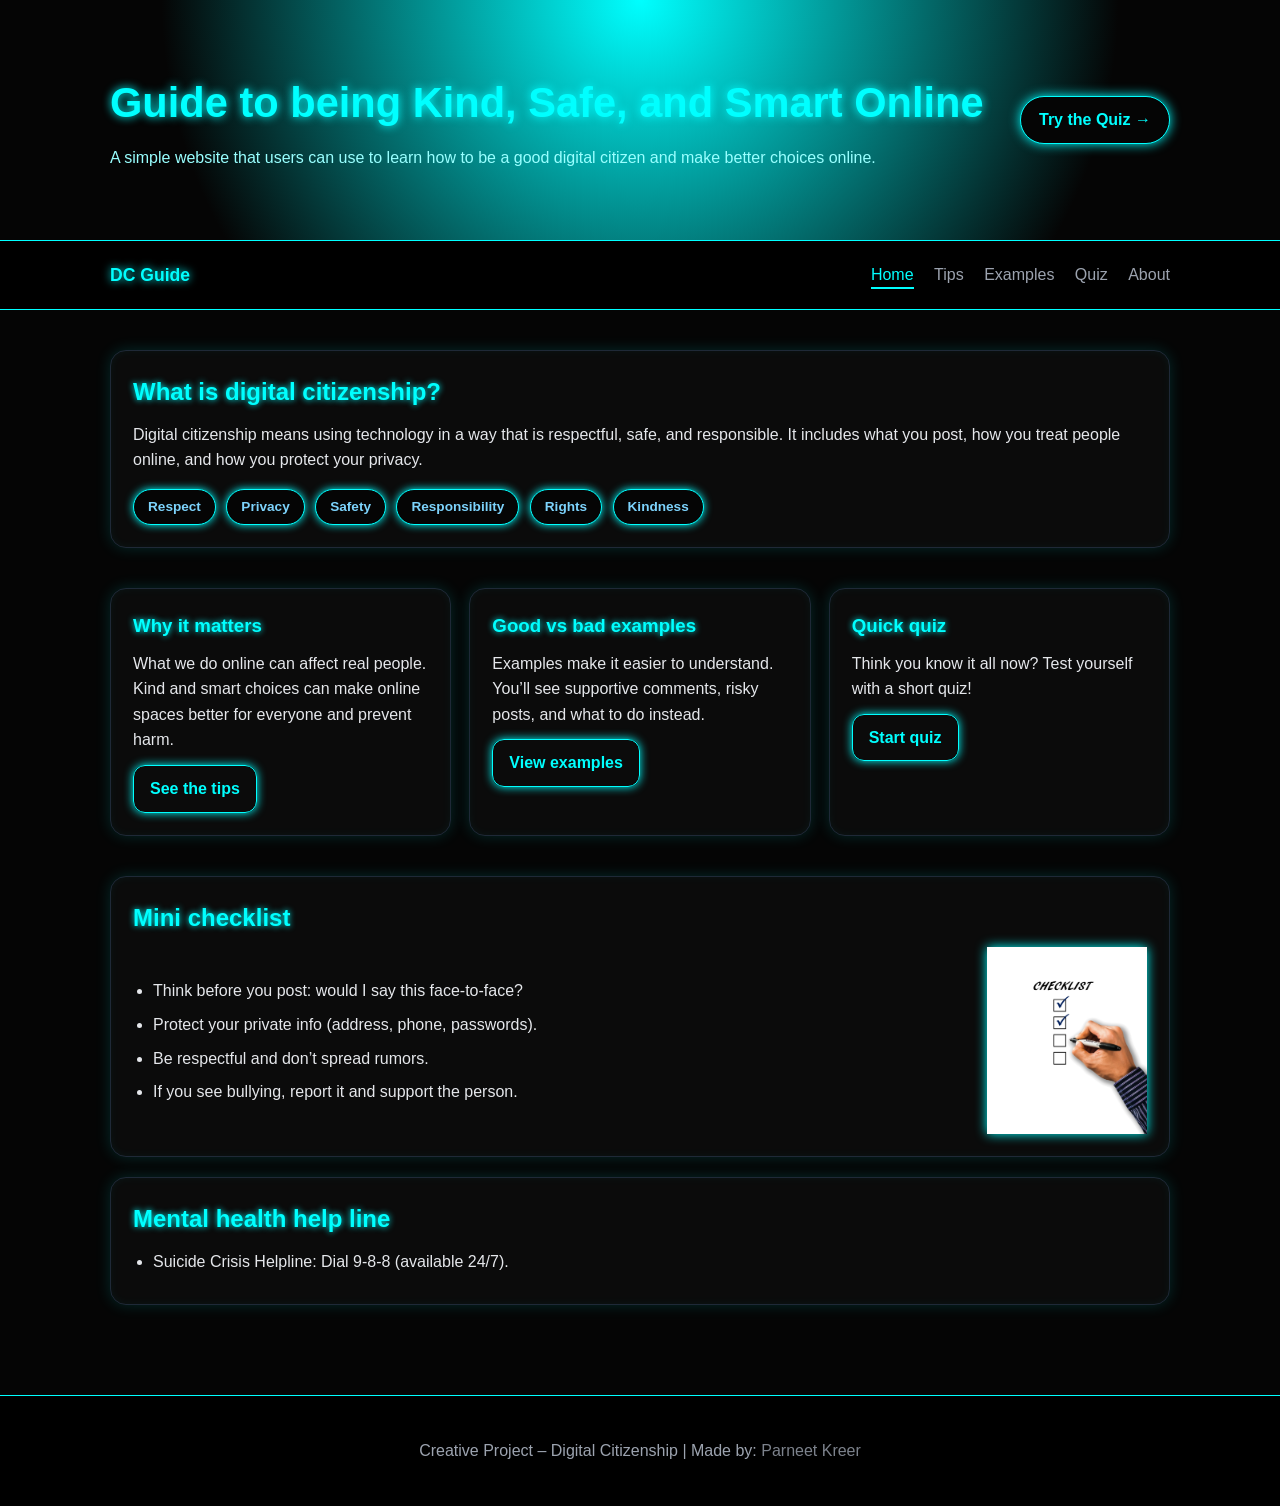
<file: index.html>
<!DOCTYPE html>
<html lang="en">
<head>
  <meta charset="UTF-8" />
  <meta name="viewport" content="width=device-width, initial-scale=1.0" />

  <!-- Tab name -->
  <title>Digital Citizenship Guide</title>
  <!-- connecting style.css page to help keep the website design/theme -->
  <link rel="stylesheet" href="style.css" />
</head>
<body>
  <header class="site-header">
    <div class="container header-inner">
      <div>
<!-- Title at the very top of the page -->
        <h1>Guide to being Kind, Safe, and Smart Online</h1>
        <p class="subtitle">A simple website that users can use to learn how to be a good digital citizen and make better choices online.
        </p>
      </div>
      <a class="badge" href="quiz.html">Try the Quiz →</a>
    </div>
  </header>

  <!-- top bar linked to all pages -->
  <nav class="nav">
    <div class="container nav-inner">
      <a class="logo" href="index.html">DC Guide</a>
      <div class="links">
        <a class="active" href="index.html">Home</a>
        <a href="tips.html">Tips</a>
        <a href="examples.html">Examples</a>
        <a href="quiz.html">Quiz</a>
        <a href="about.html">About</a>
      </div>
    </div>
  </nav>
<!-- first section carrying what the website is basically about -->
  <main class="container">
    <section class="card">
      <h2>What is digital citizenship?</h2>
      <p>
        Digital citizenship means using technology in a way that is respectful, safe, and responsible.
        It includes what you post, how you treat people online, and how you protect your privacy.
      </p>
      <div class="pill-row">
        <span class="pill">Respect</span>
        <span class="pill">Privacy</span>
        <span class="pill">Safety</span>
        <span class="pill">Responsibility</span>
        <span class="pill">Rights</span>
        <span class="pill">Kindness</span>
        
      </div>
    </section>

    <!-- made 3 small boxes with linked in buttons to diff pages for easy navigation as the user uses the website -->
    <section class="grid">
      <article class="card">
        <!-- why not box -->
        <h3>Why it matters</h3>
        <p>
          What we do online can affect real people. Kind and smart choices can make online spaces better
          for everyone and prevent harm.
        </p>
        <a class="btn" href="tips.html">See the tips</a>
      </article>

      <article class="card">
        <!-- examples box -->
        <h3>Good vs bad examples</h3>
        <p>
          Examples make it easier to understand. You’ll see supportive comments, risky posts, and what to do instead.
        </p>
        <a class="btn" href="examples.html">View examples</a>
      </article>
      <!-- quiz box -->
      <article class="card">
        <h3>Quick quiz</h3>
        <p>
          Think you know it all now? Test yourself with a short quiz!
        </p>
        <a class="btn" href="quiz.html">Start quiz</a>
      </article>
    </section>

  <!-- checklist to add website home page content box -->
    <section class="card">
      <h2>Mini checklist</h2>
      <div class="checklist-content">
        <ul class="list">
          <li>Think before you post: would I say this face-to-face?</li>
          <li>Protect your private info (address, phone, passwords).</li>
          <li>Be respectful and don’t spread rumors.</li>
          <li>If you see bullying, report it and support the person.</li>
        </ul>
        <img src="checklist.png" alt="Digital citizenship checklist illustration" class="checklist-img">
      </div>
    </section>
<!-- can not forget to include a helpline source in case of mental health emergency -->
    <section class="card">
      <h2>Mental health help line</h2>
      <ul class="list">
        <li>Suicide Crisis Helpline: Dial 9-8-8 (available 24/7).</li>
      </ul>
    </section>
  </main>
<!-- project reference in footer -->
  <footer class="footer">
    <div class="container">
      <p>Creative Project – Digital Citizenship | Made by: <span class="muted">Parneet Kreer</span></p>
    </div>
  </footer>
</body>
</html>
</file>
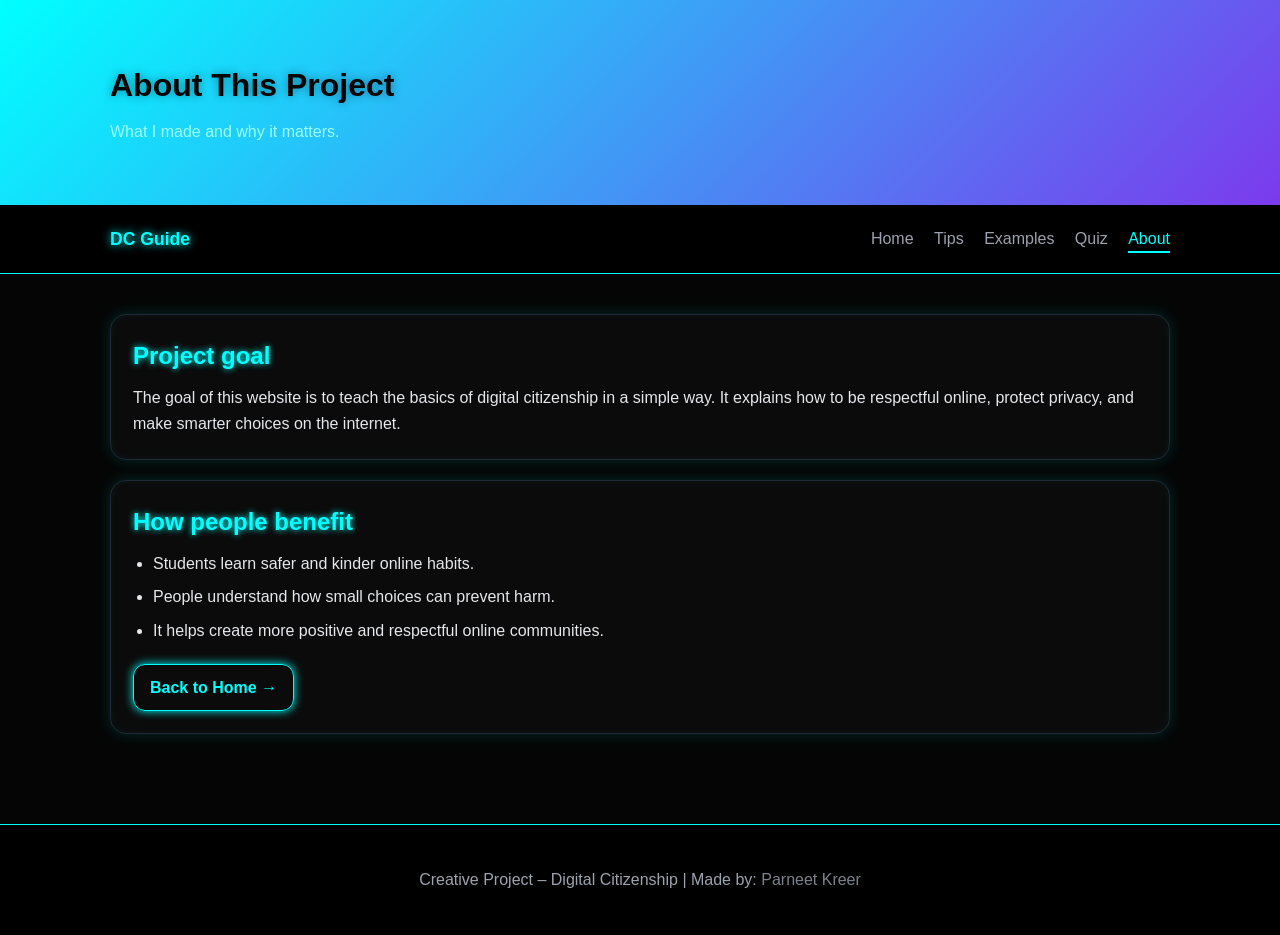
<file: about.html>
<!DOCTYPE html>
<html lang="en">
<head>
  <meta charset="UTF-8" />
  <meta name="viewport" content="width=device-width, initial-scale=1.0" />
  <title>About | Digital Citizenship Guide</title>
  <link rel="stylesheet" href="style.css" />
</head>
<body>
  <header class="page-header">
    <div class="container">
      <h1>About This Project</h1>
      <p class="subtitle">What I made and why it matters.</p>
    </div>
  </header>

  <nav class="nav">
    <div class="container nav-inner">
      <a class="logo" href="index.html">DC Guide</a>
      <div class="links">
        <a href="index.html">Home</a>
        <a href="tips.html">Tips</a>
        <a href="examples.html">Examples</a>
        <a href="quiz.html">Quiz</a>
        <a class="active" href="about.html">About</a>
      </div>
    </div>
  </nav>

  <main class="container">
    <section class="card">
      <h2>Project goal</h2>
      <p>
        The goal of this website is to teach the basics of digital citizenship in a simple way.
        It explains how to be respectful online, protect privacy, and make smarter choices on the internet.
      </p>
    </section>

    <!-- <section class="card">
      <h2>2–3 questions I explored</h2>
      <ul class="list">
        <li>What does good digital citizenship look like in real situations?</li>
        <li>How can people protect their privacy online?</li>
        <li>How can we respond to harmful behavior like bullying or rude comments?</li>
      </ul>
    </section> -->

    <section class="card">
      <h2>How people benefit</h2>
      <ul class="list">
        <li>Students learn safer and kinder online habits.</li>
        <li>People understand how small choices can prevent harm.</li>
        <li>It helps create more positive and respectful online communities.</li>
      </ul>
      <a class="btn" href="index.html">Back to Home →</a>
    </section>
  </main>

  <footer class="footer">
    <div class="container">
      <p>Creative Project – Digital Citizenship | Made by: <span class="muted">Parneet Kreer</span></p>
    </div>
  </footer>
</body>
</html>
</file>
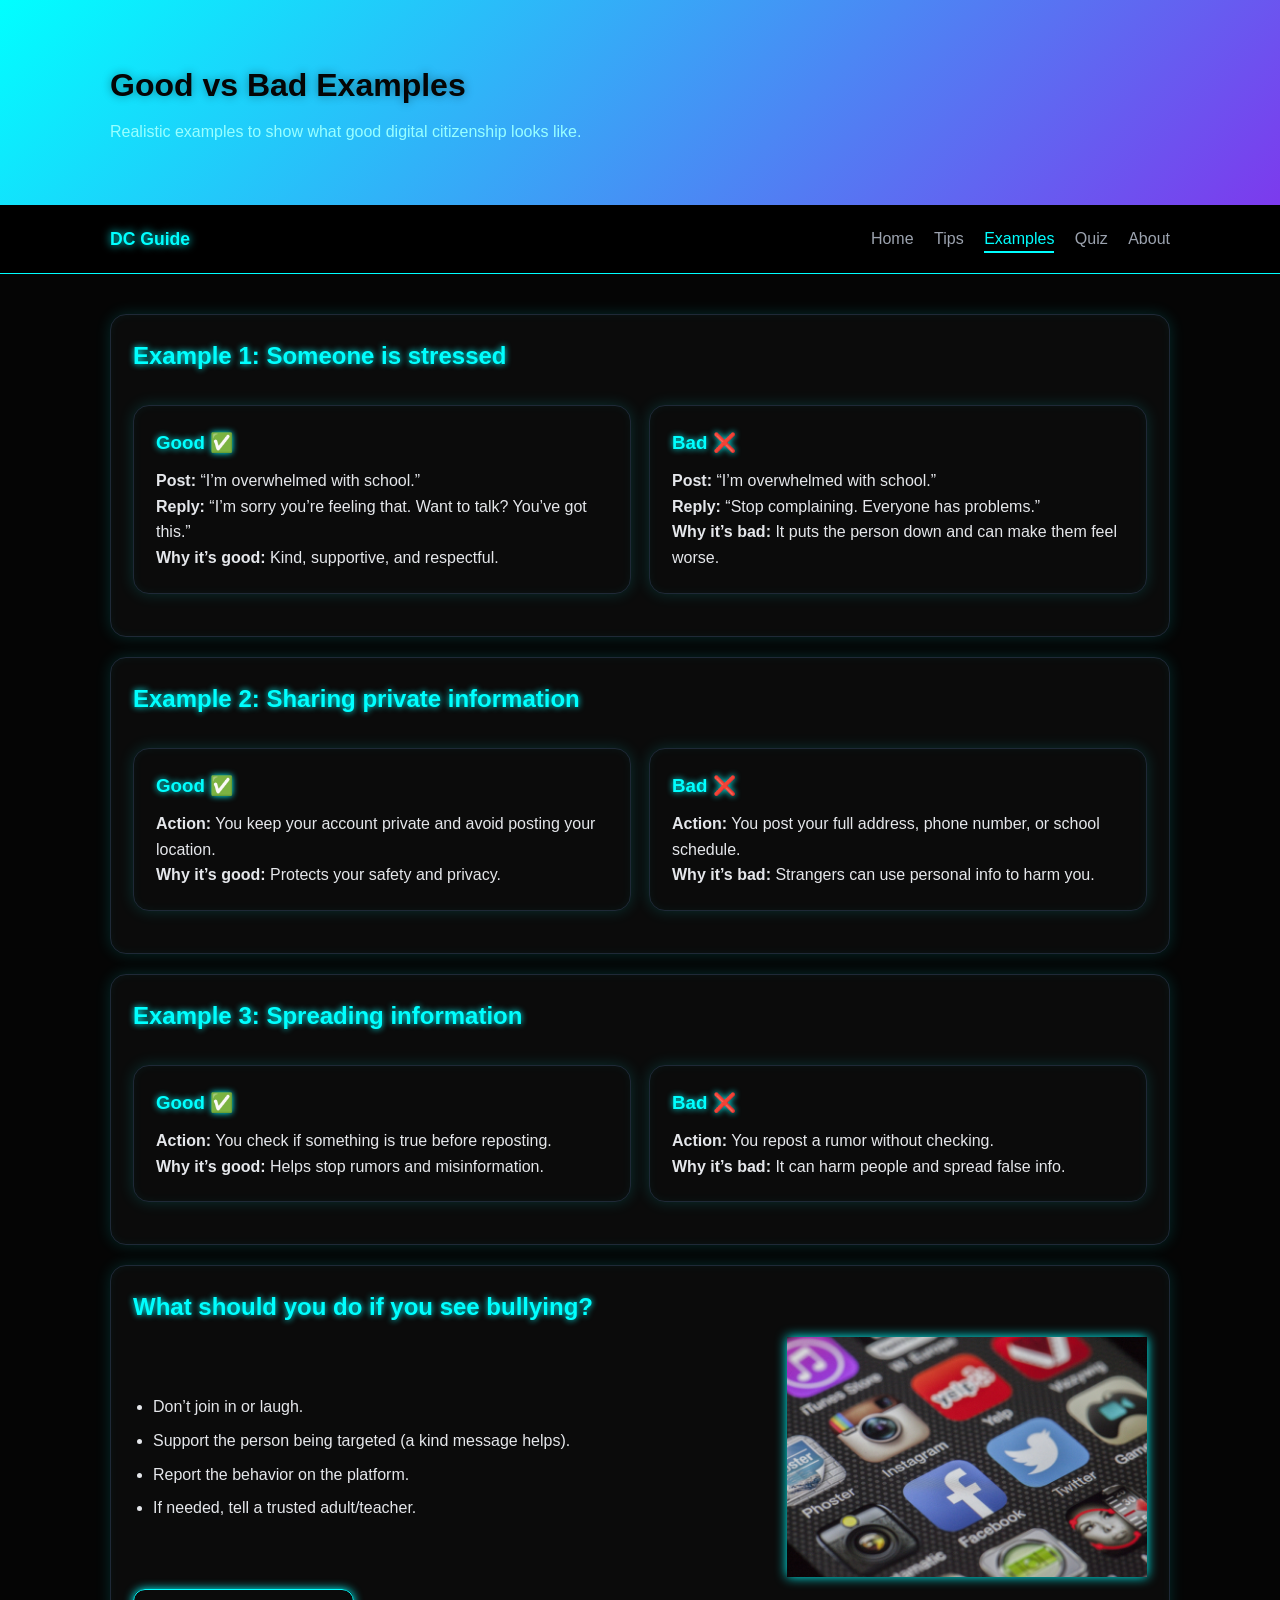
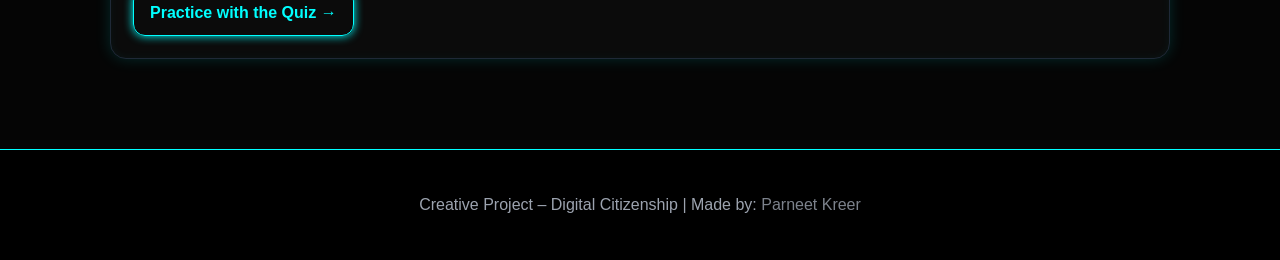
<file: examples.html>
<!DOCTYPE html>
<html lang="en">
<head>
  <meta charset="UTF-8" />
  <meta name="viewport" content="width=device-width, initial-scale=1.0" />
  <title>Examples | Digital Citizenship Guide</title>
  <link rel="stylesheet" href="style.css" />
</head>
<body>
  <header class="page-header">
    <div class="container">
      <h1>Good vs Bad Examples</h1>
      <p class="subtitle">Realistic examples to show what good digital citizenship looks like.</p>
    </div>
  </header>

  <nav class="nav">
    <div class="container nav-inner">
      <a class="logo" href="index.html">DC Guide</a>
      <div class="links">
        <a href="index.html">Home</a>
        <a href="tips.html">Tips</a>
        <a class="active" href="examples.html">Examples</a>
        <a href="quiz.html">Quiz</a>
        <a href="about.html">About</a>
      </div>
    </div>
  </nav>

  <main class="container">

    <section class="card">
      <h2>Example 1: Someone is stressed</h2>
      <div class="grid">
        <div class="card">
          <h3>Good ✅</h3>
          <p><strong>Post:</strong> “I’m overwhelmed with school.”</p>
          <p><strong>Reply:</strong> “I’m sorry you’re feeling that. Want to talk? You’ve got this.”</p>
          <p><strong>Why it’s good:</strong> Kind, supportive, and respectful.</p>
        </div>

        <div class="card">
          <h3>Bad ❌</h3>
          <p><strong>Post:</strong> “I’m overwhelmed with school.”</p>
          <p><strong>Reply:</strong> “Stop complaining. Everyone has problems.”</p>
          <p><strong>Why it’s bad:</strong> It puts the person down and can make them feel worse.</p>
        </div>
      </div>
    </section>

    <section class="card">
      <h2>Example 2: Sharing private information</h2>
      <div class="grid">
        <div class="card">
          <h3>Good ✅</h3>
          <p><strong>Action:</strong> You keep your account private and avoid posting your location.</p>
          <p><strong>Why it’s good:</strong> Protects your safety and privacy.</p>
        </div>

        <div class="card">
          <h3>Bad ❌</h3>
          <p><strong>Action:</strong> You post your full address, phone number, or school schedule.</p>
          <p><strong>Why it’s bad:</strong> Strangers can use personal info to harm you.</p>
        </div>
      </div>
    </section>

    <section class="card">
      <h2>Example 3: Spreading information</h2>
      <div class="grid">
        <div class="card">
          <h3>Good ✅</h3>
          <p><strong>Action:</strong> You check if something is true before reposting.</p>
          <p><strong>Why it’s good:</strong> Helps stop rumors and misinformation.</p>
        </div>

        <div class="card">
          <h3>Bad ❌</h3>
          <p><strong>Action:</strong> You repost a rumor without checking.</p>
          <p><strong>Why it’s bad:</strong> It can harm people and spread false info.</p>
        </div>
      </div>
    </section>

    <section class="card">
      <h2>What should you do if you see bullying?</h2>
      <div class="bullying-content">
        <ul class="list">
          <li>Don’t join in or laugh.</li>
          <li>Support the person being targeted (a kind message helps).</li>
          <li>Report the behavior on the platform.</li>
          <li>If needed, tell a trusted adult/teacher.</li>
        </ul>
        <img src="social.png" alt="Social media safety illustration" class="social-img">
      </div>
      <a class="btn" href="quiz.html">Practice with the Quiz →</a>
    </section>

  </main>

  <footer class="footer">
    <div class="container">
      <p>Creative Project – Digital Citizenship | Made by: <span class="muted">Parneet Kreer</span></p>
    </div>
  </footer>
</body>
</html>
</file>
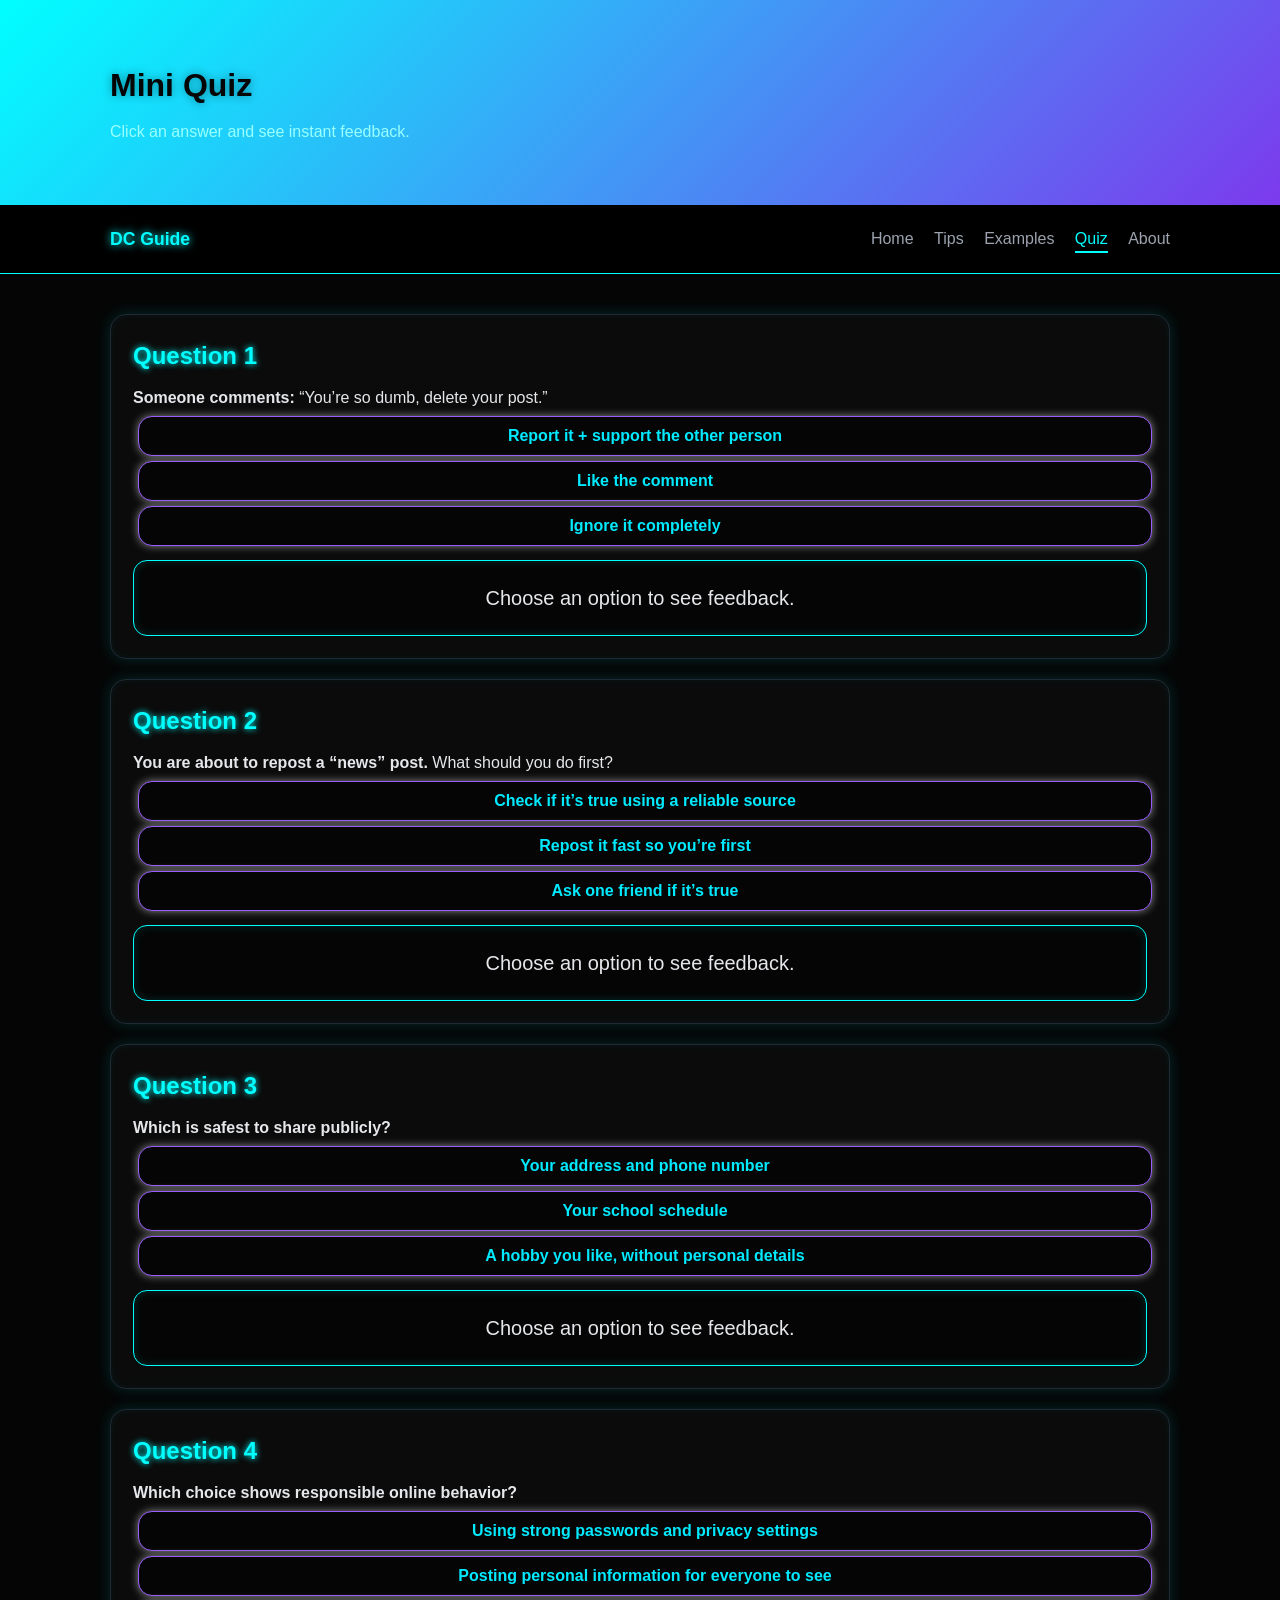
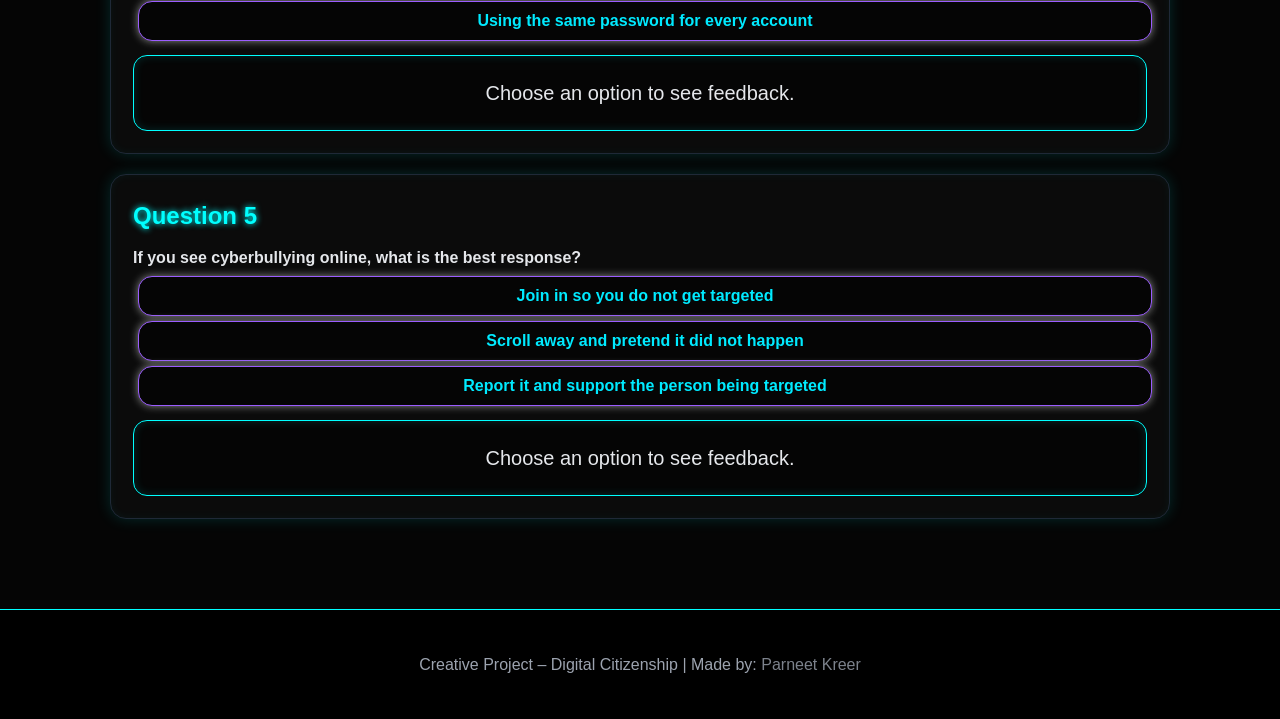
<file: quiz.html>
<!DOCTYPE html>
<html lang="en">
<head>
  <meta charset="UTF-8" />
  <meta name="viewport" content="width=device-width, initial-scale=1.0" />
  <title>Quiz | Digital Citizenship Guide</title>
  <link rel="stylesheet" href="style.css" />
  <script defer src="script.js"></script>
</head>
<body>
  <header class="page-header">
    <div class="container">
      <h1>Mini Quiz</h1>
      <p class="subtitle">Click an answer and see instant feedback.</p>
    </div>
  </header>

  <nav class="nav">
    <div class="container nav-inner">
      <a class="logo" href="index.html">DC Guide</a>
      <div class="links">
        <a href="index.html">Home</a>
        <a href="tips.html">Tips</a>
        <a href="examples.html">Examples</a>
        <a class="active" href="quiz.html">Quiz</a>
        <a href="about.html">About</a>
      </div>
    </div>
  </nav>

  <main class="container">

    <section class="card">
      <h2>Question 1</h2>
      <p><strong>Someone comments:</strong> “You’re so dumb, delete your post.”</p>

      <button class="quiz-btn" onclick="answer(1,'good')">Report it + support the other person</button>
      <button class="quiz-btn" onclick="answer(1,'bad')">Like the comment</button>
      <button class="quiz-btn" onclick="answer(1,'neutral')">Ignore it completely</button>

      <div id="result1" class="result">Choose an option to see feedback.</div>
    </section>

    <section class="card">
      <h2>Question 2</h2>
      <p><strong>You are about to repost a “news” post.</strong> What should you do first?</p>

      <button class="quiz-btn" onclick="answer(2,'good')">Check if it’s true using a reliable source</button>
      <button class="quiz-btn" onclick="answer(2,'bad')">Repost it fast so you’re first</button>
      <button class="quiz-btn" onclick="answer(2,'neutral')">Ask one friend if it’s true</button>

      <div id="result2" class="result">Choose an option to see feedback.</div>
    </section>

    <section class="card">
      <h2>Question 3</h2>
      <p><strong>Which is safest to share publicly?</strong></p>

      <button class="quiz-btn" onclick="answer(3,'bad')">Your address and phone number</button>
      <button class="quiz-btn" onclick="answer(3,'neutral')">Your school schedule</button>
      <button class="quiz-btn" onclick="answer(3,'good')">A hobby you like, without personal details</button>

      <div id="result3" class="result">Choose an option to see feedback.</div>
    </section>

    <section class="card">
      <h2>Question 4</h2>
      <p><strong>Which choice shows responsible online behavior?</strong></p>

      <button class="quiz-btn" onclick="answer(4,'good')">Using strong passwords and privacy settings</button>
      <button class="quiz-btn" onclick="answer(4,'bad')">Posting personal information for everyone to see</button>
      <button class="quiz-btn" onclick="answer(4,'neutral')">Using the same password for every account</button>

      <div id="result4" class="result">Choose an option to see feedback.</div>
    </section>

    <section class="card">
      <h2>Question 5</h2>
      <p><strong>If you see cyberbullying online, what is the best response?</strong></p>

      <button class="quiz-btn" onclick="answer(5,'bad')">Join in so you do not get targeted</button>
      <button class="quiz-btn" onclick="answer(5,'neutral')">Scroll away and pretend it did not happen</button>
      <button class="quiz-btn" onclick="answer(5,'good')">Report it and support the person being targeted</button>

      <div id="result5" class="result">Choose an option to see feedback.</div>
    </section>

  </main>

  <footer class="footer">
    <div class="container">
      <p>Creative Project – Digital Citizenship | Made by: <span class="muted">Parneet Kreer</span></p>
    </div>
  </footer>
</body>
</html>
</file>
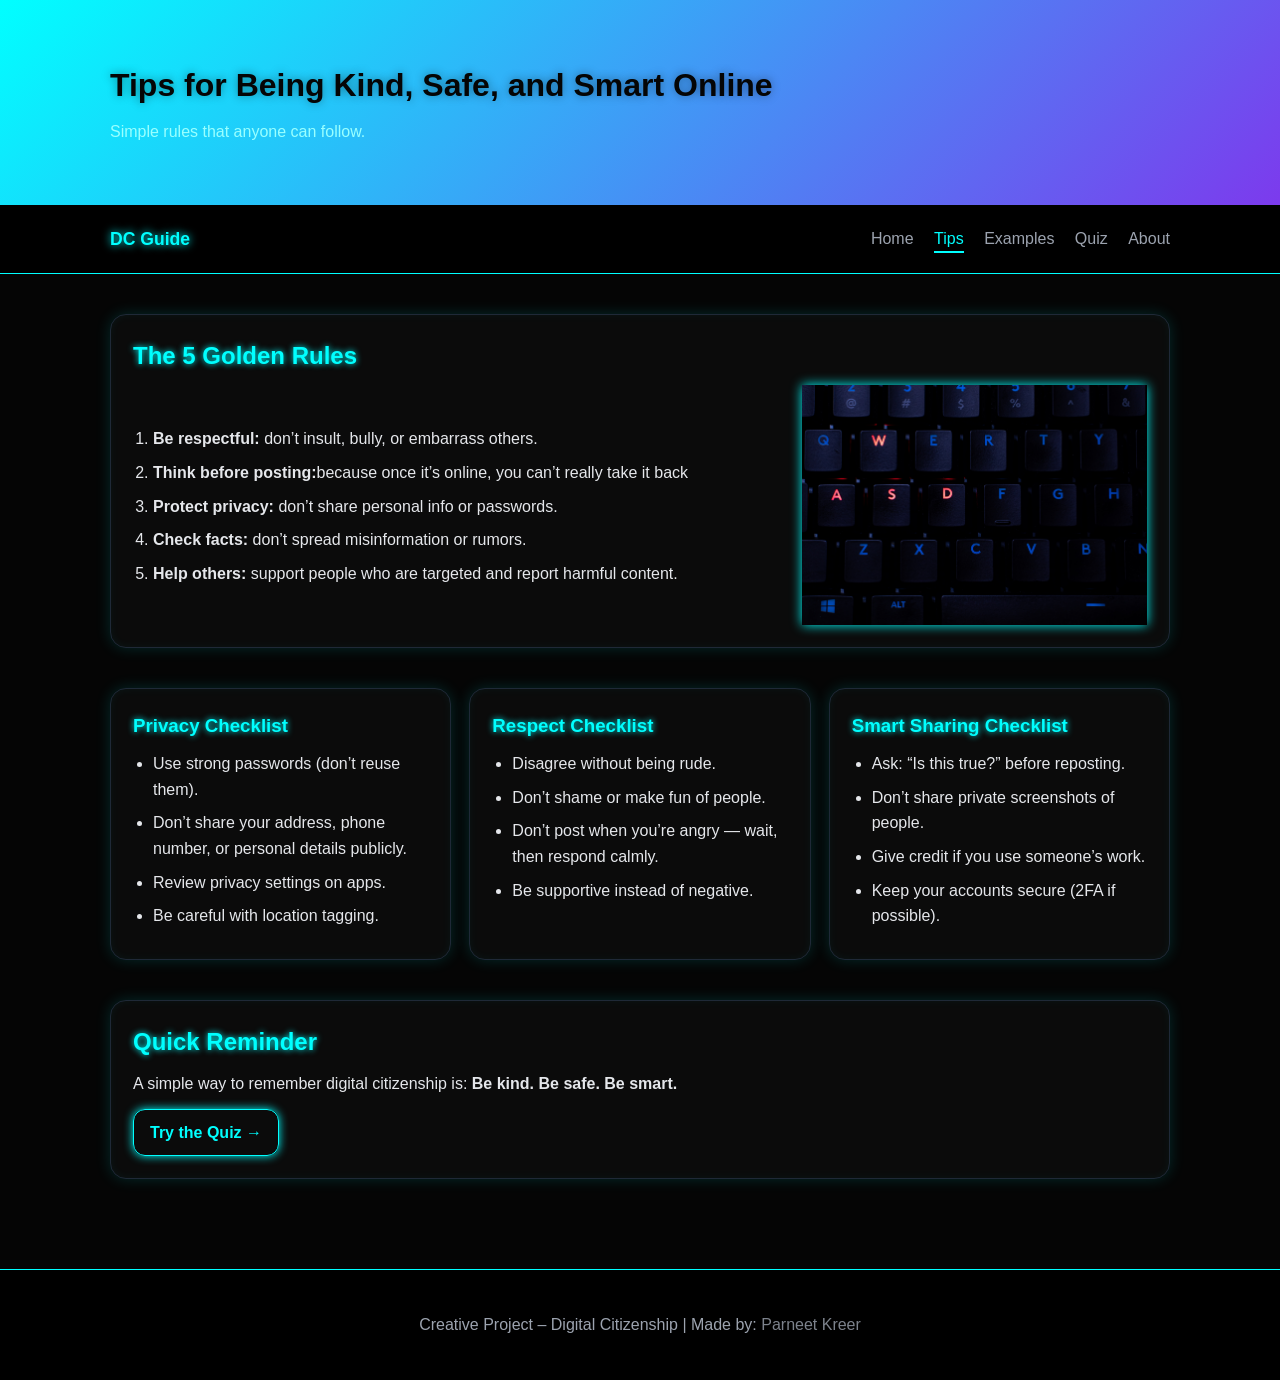
<file: tips.html>
<!DOCTYPE html>
<html lang="en">
<head>
  <meta charset="UTF-8" />
  <meta name="viewport" content="width=device-width, initial-scale=1.0" />
  <title>Tips | Digital Citizenship Guide</title>
  <link rel="stylesheet" href="style.css" />
</head>
<body>
  <header class="page-header">
    <div class="container">
      <h1>Tips for Being Kind, Safe, and Smart Online</h1>
      <p class="subtitle">Simple rules that anyone can follow.</p>
    </div>
  </header>

  <nav class="nav">
    <div class="container nav-inner">
      <a class="logo" href="index.html">DC Guide</a>
      <div class="links">
        <a href="index.html">Home</a>
        <a class="active" href="tips.html">Tips</a>
        <a href="examples.html">Examples</a>
        <a href="quiz.html">Quiz</a>
        <a href="about.html">About</a>
      </div>
    </div>
  </nav>

  <main class="container">
    <section class="card">
      <h2>The 5 Golden Rules</h2>
      <div class="golden-content">
        <ol class="list">
          <li><strong>Be respectful:</strong> don’t insult, bully, or embarrass others.</li>
          <li><strong>Think before posting:</strong>because once it’s online, you can’t really take it back</li>
          <li><strong>Protect privacy:</strong> don’t share personal info or passwords.</li>
          <li><strong>Check facts:</strong> don’t spread misinformation or rumors.</li>
          <li><strong>Help others:</strong> support people who are targeted and report harmful content.</li>
        </ol>
        <img src="key.png" alt="Key digital citizenship principles illustration" class="social-img">
      </div>
    </section>

    <section class="grid">
      <section class="card">
        <h3>Privacy Checklist</h3>
        <ul class="list">
          <li>Use strong passwords (don’t reuse them).</li>
          <li>Don’t share your address, phone number, or personal details publicly.</li>
          <li>Review privacy settings on apps.</li>
          <li>Be careful with location tagging.</li>
        </ul>
      </section>

      <section class="card">
        <h3>Respect Checklist</h3>
        <ul class="list">
          <li>Disagree without being rude.</li>
          <li>Don’t shame or make fun of people.</li>
          <li>Don’t post when you’re angry — wait, then respond calmly.</li>
          <li>Be supportive instead of negative.</li>
        </ul>
      </section>

      <section class="card">
        <h3>Smart Sharing Checklist</h3>
        <ul class="list">
          <li>Ask: “Is this true?” before reposting.</li>
          <li>Don’t share private screenshots of people.</li>
          <li>Give credit if you use someone’s work.</li>
          <li>Keep your accounts secure (2FA if possible).</li>
        </ul>
      </section>
    </section>

    <section class="card">
      <h2>Quick Reminder</h2>
      <div class="social-content">
        <div>
          <p>
            A simple way to remember digital citizenship is:
            <strong>Be kind. Be safe. Be smart.</strong>
          </p>
          <a class="btn" href="quiz.html">Try the Quiz →</a>
    </section>
  </main>

  <footer class="footer">
    <div class="container">
      <p>Creative Project – Digital Citizenship | Made by: <span class="muted">Parneet Kreer</span></p>
    </div>
  </footer>
</body>
</html>
</file>
<file: style.css>
* {
  box-sizing: border-box;
  margin: 0;
  padding: 0;
}

/* ---------- GLOBAL ---------- */
body {
  font-family: Arial, Helvetica, sans-serif;
  background: #050505;
  color: #e5e7eb;
  line-height: 1.6;
}

.container {
  max-width: 1100px;
  margin: auto;
  padding: 20px;
}

/* ---------- HEADER ---------- */
.site-header {
  background: radial-gradient(circle at top, #0ff 0%, #050505 70%);
  padding: 50px 20px;
  border-bottom: 1px solid #0ff;
}

.site-header h1 {
  font-size: 2.6rem;
  color: #0ff;
  text-shadow: 0 0 10px #0ff;
}

.subtitle {
  margin-top: 8px;
  color: #9ff;
}

.header-inner {
  display: flex;
  justify-content: space-between;
  align-items: center;
  gap: 20px;
}

.badge {
  background: #050505;
  color: #0ff;
  border: 1px solid #0ff;
  padding: 10px 18px;
  border-radius: 999px;
  text-decoration: none;
  font-weight: bold;
  box-shadow: 0 0 12px #0ff;
}

.badge:hover {
  background: #0ff;
  color: #050505;
}

/* ---------- PAGE HEADER ---------- */
.page-header {
  background: linear-gradient(135deg, #0ff, #7c3aed);
  color: #050505;
  padding: 40px 20px;
}

.page-header h1 {
  text-shadow: 0 0 10px rgba(0,0,0,0.4);
}

/* ---------- NAV ---------- */
.nav {
  background: #000;
  border-bottom: 1px solid #0ff;
}

.nav-inner {
  display: flex;
  justify-content: space-between;
  align-items: center;
}

.logo {
  color: #0ff;
  text-decoration: none;
  font-weight: bold;
  font-size: 1.1rem;
  text-shadow: 0 0 8px #0ff;
}

.links a {
  color: #9ca3af;
  text-decoration: none;
  margin-left: 16px;
  padding-bottom: 4px;
}

.links a:hover,
.links a.active {
  color: #0ff;
  border-bottom: 2px solid #0ff;
}

/* ---------- CARDS ---------- */
.card {
  background: #0b0b0b;
  border-radius: 16px;
  padding: 22px;
  margin: 20px 0;
  border: 1px solid #1f2937;
  box-shadow:
    0 0 15px rgba(0,255,255,0.15),
    inset 0 0 10px rgba(0,255,255,0.05);
}

.card h2,
.card h3 {
  color: #0ff;
  margin-bottom: 10px;
  text-shadow: 0 0 6px #0ff;
}

/* ---------- GRID ---------- */
.grid {
  display: grid;
  grid-template-columns: repeat(auto-fit, minmax(260px, 1fr));
  gap: 18px;
}

/* ---------- BUTTONS ---------- */
.btn {
  display: inline-block;
  margin-top: 12px;
  background: transparent;
  color: #0ff;
  padding: 10px 16px;
  border-radius: 12px;
  border: 1px solid #0ff;
  text-decoration: none;
  font-weight: bold;
  box-shadow: 0 0 10px #0ff;
}

.btn:hover {
  background: #0ff;
  color: #050505;
}

/* ---------- PILLS ---------- */
.pill-row {
  margin-top: 12px;
}

.pill {
  display: inline-block;
  background: #050505;
  color: #7dd3fc;
  padding: 6px 14px;
  border-radius: 999px;
  margin: 4px 6px 0 0;
  border: 1px solid #0ff;
  box-shadow: 0 0 8px #0ff;
  font-size: 0.85rem;
  font-weight: bold;
}

/* ---------- LISTS ---------- */
.list {
  margin-left: 20px;
  margin-top: 10px;
}

.list li {
  margin-bottom: 8px;
}

/* ---------- QUIZ ---------- */
.quiz-btn {
  display: block;
  width: 100%;
  margin: 12px 0;
  padding: 14px;
  border-radius: 14px;
  border: none;
  font-size: 1rem;
  cursor: pointer;
  font-weight: bold;
}

/* 
.good {
  background: #050505;
  color: #9230bf;
  border: 1px solid #9230bf;
  box-shadow: 0 0 12px #9230bf;
}

.bad {
  background: #050505;
  color: #44efef;
  border: 1px solid #44efef;
  box-shadow: 0 0 12px #44efef;
}

.neutral {
  background: #050505;
  color: #ed3a96;
  border: 1px solid #ed3a96;
  box-shadow: 0 0 12px #ed3a96; 
} */

.quiz-btn {
  background: #050505;
  color: #00eaff;
  border: 1px solid #9b5cff;
  box-shadow: 0 0 8px #888;
  margin: 5px;
  padding: 10px;
  cursor: pointer;
  transition: 0.3s;
}

.quiz-btn:hover {
  box-shadow: 0 0 12px #fff;
} 

/* .quiz-btn:hover {
  filter: brightness(1.3);
} */

/* ---------- RESULT ---------- */
.result {
  margin-top: 14px;
  padding: 22px;
  border-radius: 14px;
  background: #050505;
  border: 1px solid #0ff;
  box-shadow: inset 0 0 10px rgba(0,255,255,0.15);

  font-size: 20px;
  font-weight: 500;
  line-height: 1.5;
  text-align: center;       
}

/* ---------- FOOTER ---------- */
.footer {
  margin-top: 50px;
  background: #000;
  color: #9ca3af;
  text-align: center;
  padding: 22px;
  border-top: 1px solid #0ff;
}

.footer .muted {
  opacity: 0.8;
}

/* ---------- imagesssss ---------- */
.checklist-img {
  width: 160px;
  filter: drop-shadow(0 0 6px cyan);
}

.checklist-content {
  display: flex;
  align-items: center;
  gap: 5px;
}

.social-content,
.golden-content,
.bullying-content {
  display: flex;
  align-items: center;
  justify-content: space-between;
  gap: 15px;
  flex-wrap: wrap;
}

.social-content img,
.social-img {
  width: auto;
  max-width: 45%;
  height: 240px;
  object-fit: contain;
  filter: drop-shadow(0 0 6px cyan);
}

.checklist-content .list {
  flex: 1;
}
</file>
